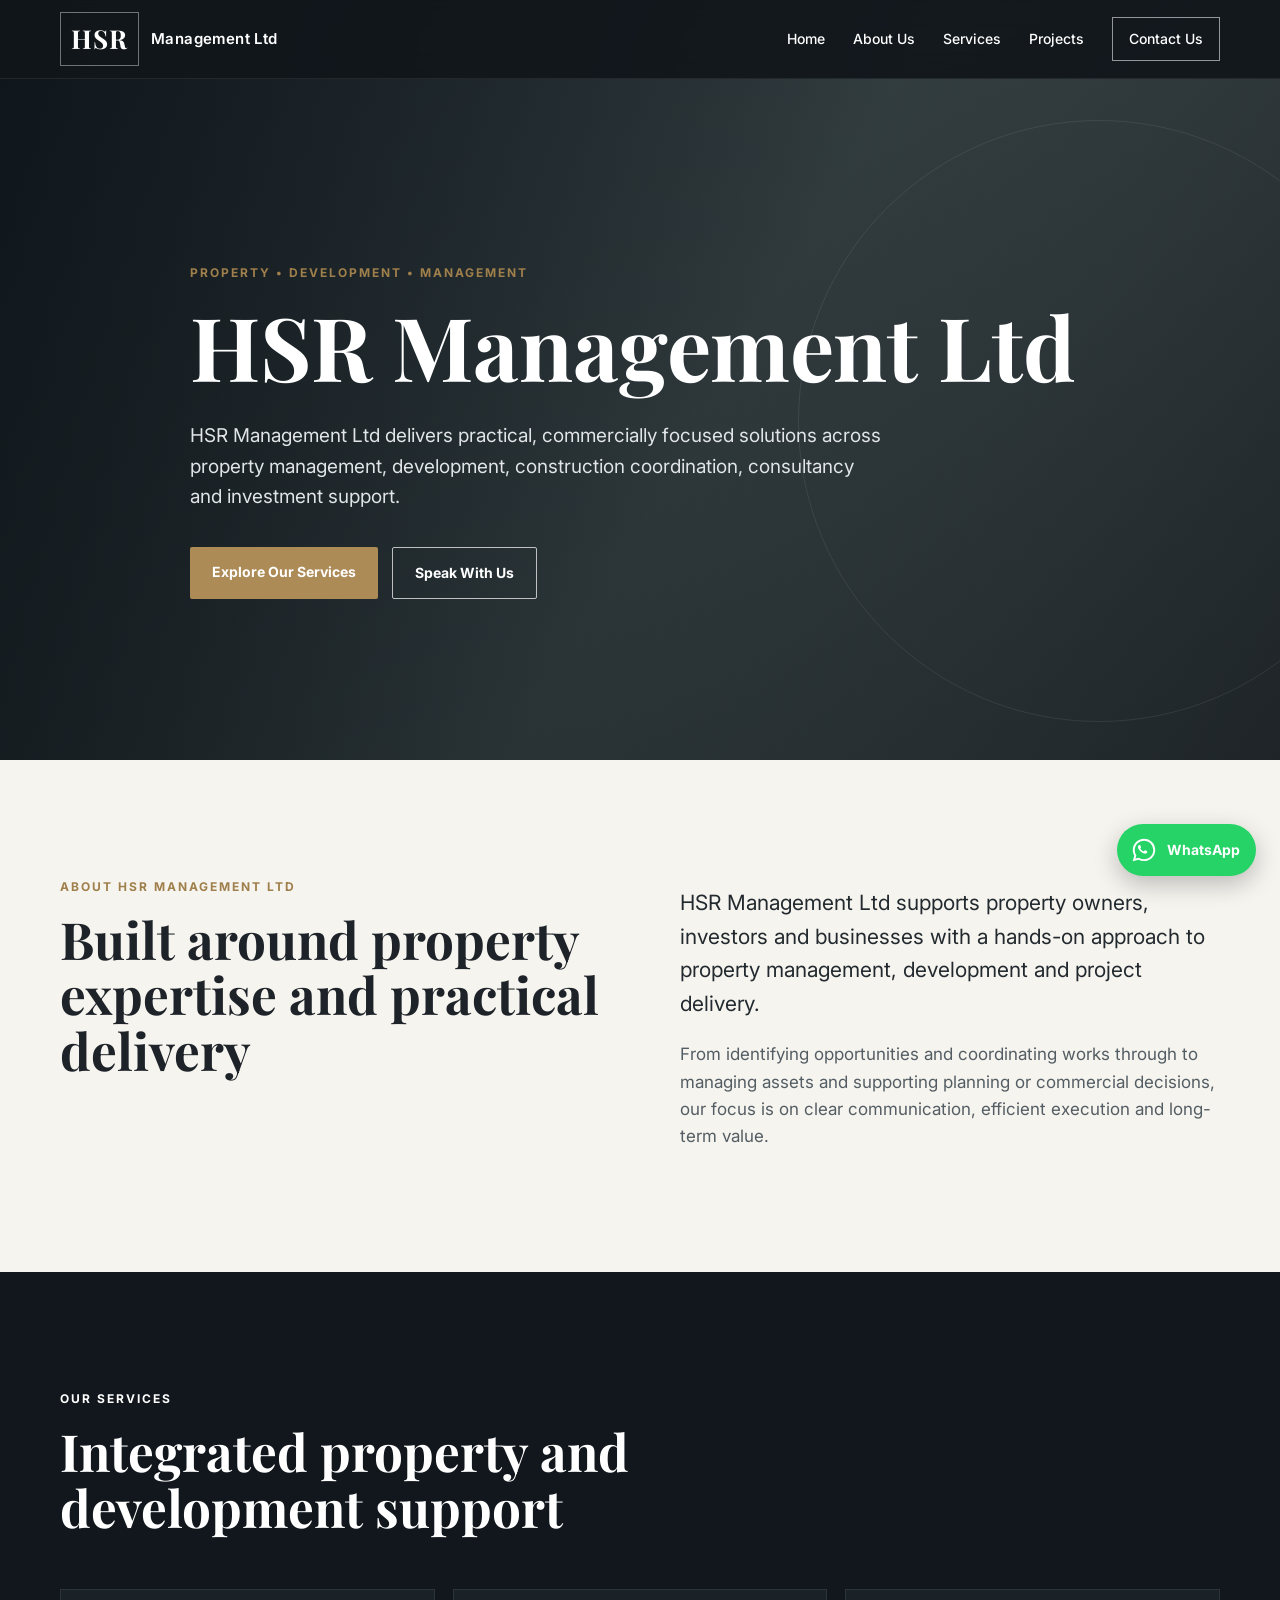
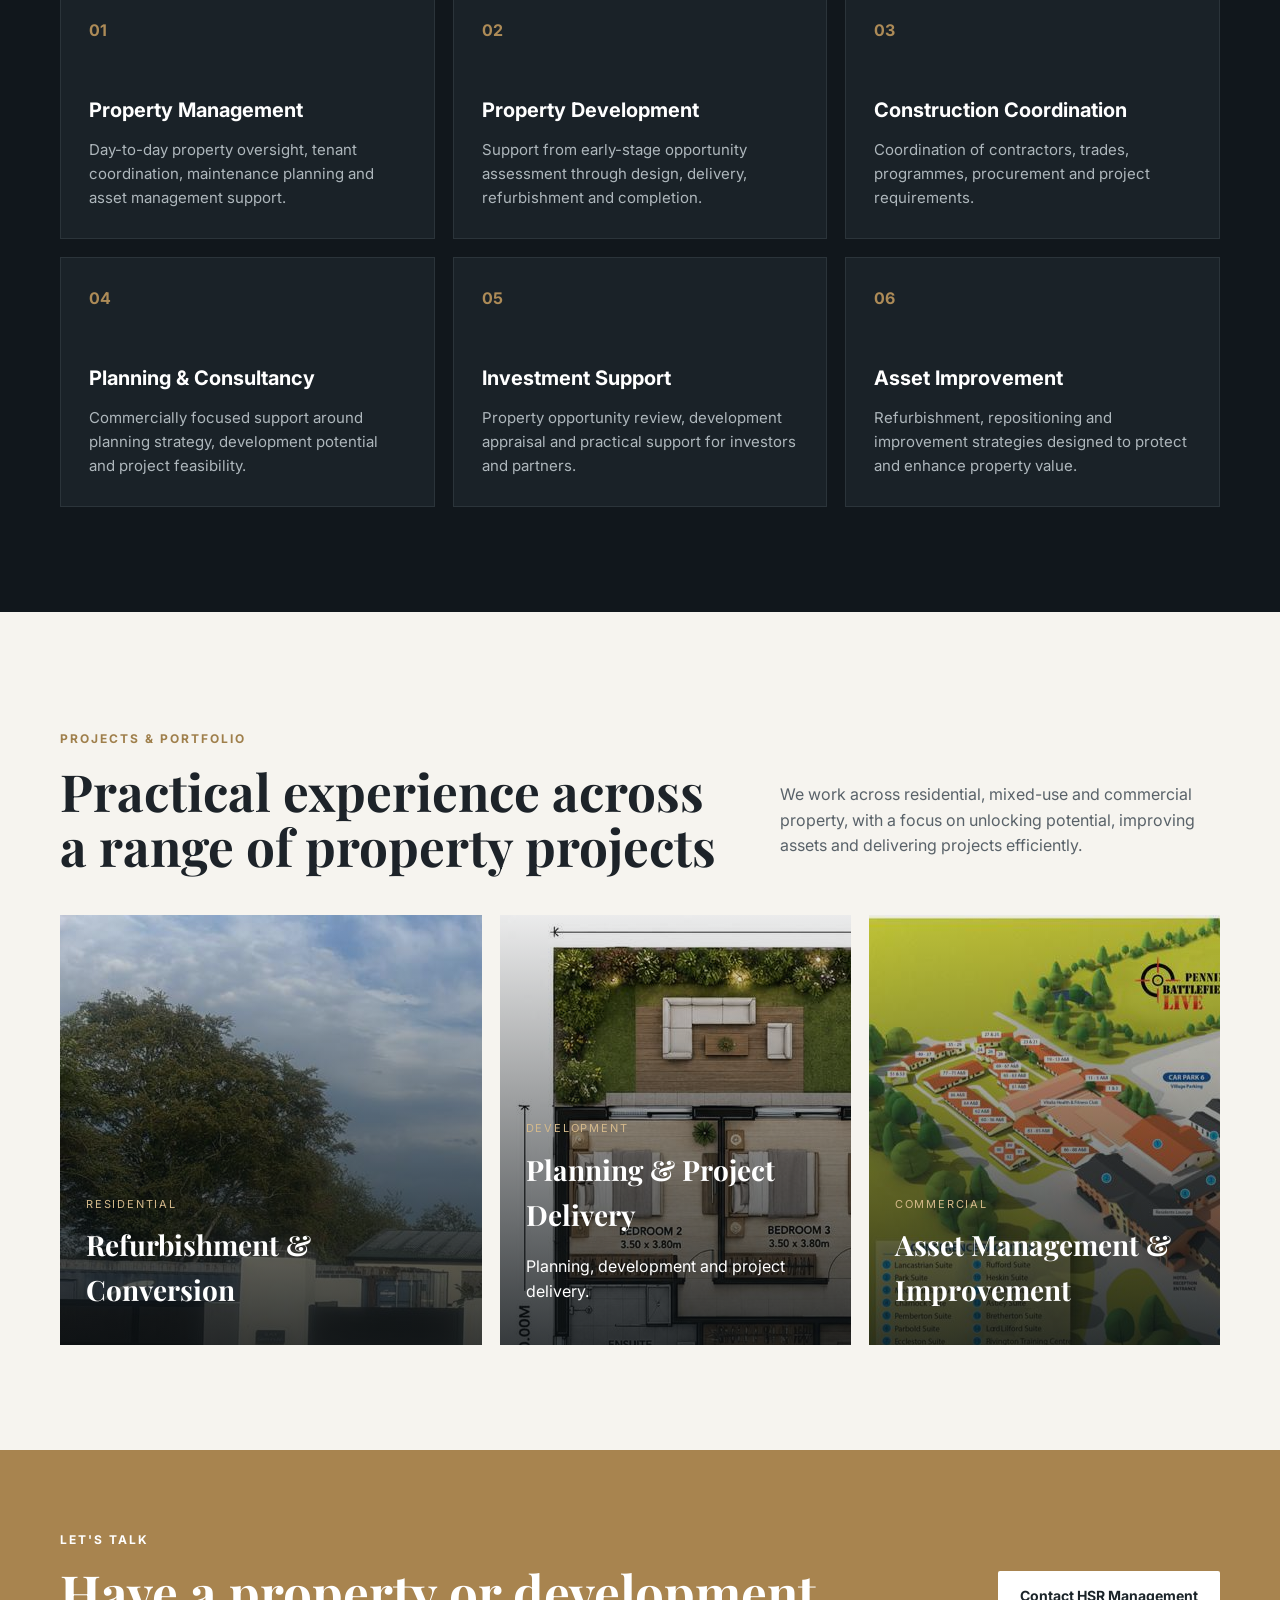
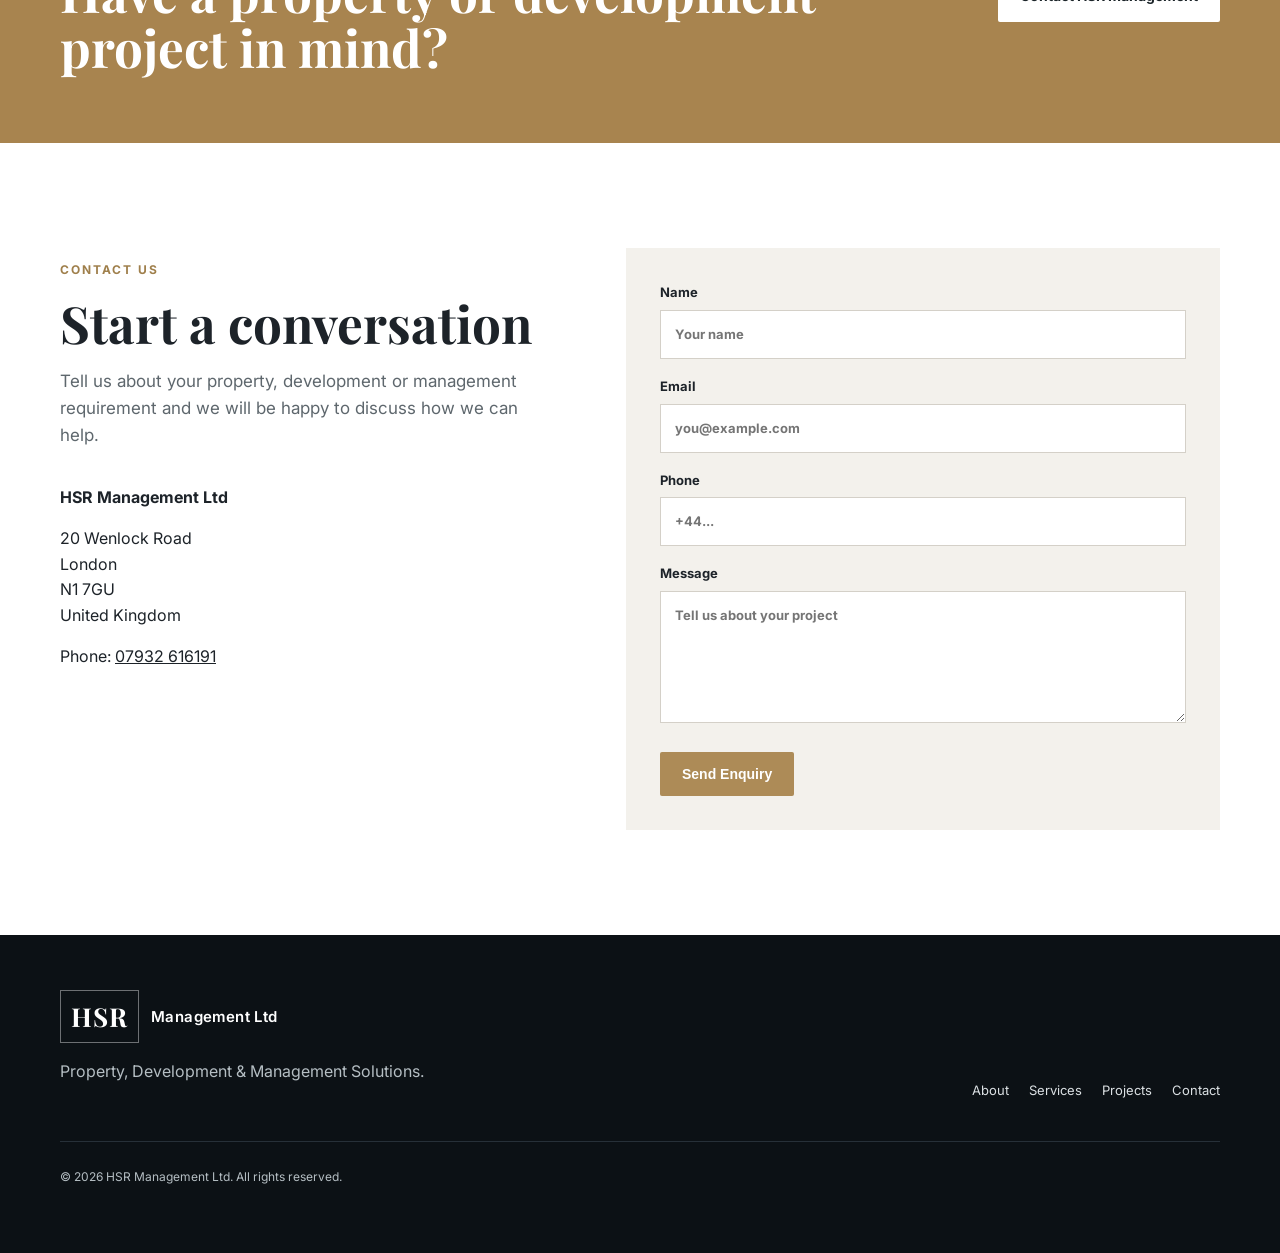
<file: index.html>
<!DOCTYPE html>
<html lang="en">
<head>
  <meta charset="UTF-8" />
  <meta name="viewport" content="width=device-width, initial-scale=1.0" />
  <title>HSR Management Ltd | Property, Development & Management Solutions</title>
  <meta name="description" content="HSR Management Ltd provides property management, development, construction coordination, consultancy and investment support across the UK." />
  <link rel="preconnect" href="https://fonts.googleapis.com">
  <link rel="preconnect" href="https://fonts.gstatic.com" crossorigin>
  <link href="https://fonts.googleapis.com/css2?family=Inter:wght@400;500;600;700&family=Playfair+Display:wght@600;700&display=swap" rel="stylesheet">
  <link rel="stylesheet" href="styles.css" />
</head>
<body>
  <header class="site-header">
    <div class="container nav-wrap">
      <a href="#home" class="brand">
        <span class="brand-mark">HSR</span>
        <span class="brand-text">Management Ltd</span>
      </a>
      <button class="menu-toggle" aria-label="Open menu">☰</button>
      <nav class="main-nav">
        <a href="#home">Home</a>
        <a href="#about">About Us</a>
        <a href="#services">Services</a>
        <a href="#projects">Projects</a>
        <a href="#contact" class="nav-cta">Contact Us</a>
      </nav>
    </div>
  </header>

  <main>
    <section id="home" class="hero">
      <div class="hero-overlay"></div>
      <div class="container hero-content">
        <p class="eyebrow">PROPERTY • DEVELOPMENT • MANAGEMENT</p>
        <h1>HSR Management Ltd</h1>
        <p class="hero-copy">
          HSR Management Ltd delivers practical, commercially focused solutions across property management,
          development, construction coordination, consultancy and investment support.
        </p>
        <div class="hero-actions">
          <a href="#services" class="btn btn-primary">Explore Our Services</a>
          <a href="#contact" class="btn btn-secondary">Speak With Us</a>
        </div>
      </div>
    </section>

    <section id="about" class="section section-light">
      <div class="container split">
        <div>
          <p class="section-kicker">ABOUT HSR MANAGEMENT LTD</p>
          <h2>Built around property expertise and practical delivery</h2>
        </div>
        <div class="about-copy">
          <p>
            HSR Management Ltd supports property owners, investors and businesses with a hands-on approach
            to property management, development and project delivery.
          </p>
          <p>
            From identifying opportunities and coordinating works through to managing assets and supporting
            planning or commercial decisions, our focus is on clear communication, efficient execution and
            long-term value.
          </p>
        </div>
      </div>
    </section>

    <section id="services" class="section section-dark">
      <div class="container">
        <p class="section-kicker light">OUR SERVICES</p>
        <h2 class="light">Integrated property and development support</h2>
        <div class="service-grid">
          <article class="card">
            <div class="icon">01</div>
            <h3>Property Management</h3>
            <p>Day-to-day property oversight, tenant coordination, maintenance planning and asset management support.</p>
          </article>
          <article class="card">
            <div class="icon">02</div>
            <h3>Property Development</h3>
            <p>Support from early-stage opportunity assessment through design, delivery, refurbishment and completion.</p>
          </article>
          <article class="card">
            <div class="icon">03</div>
            <h3>Construction Coordination</h3>
            <p>Coordination of contractors, trades, programmes, procurement and project requirements.</p>
          </article>
          <article class="card">
            <div class="icon">04</div>
            <h3>Planning &amp; Consultancy</h3>
            <p>Commercially focused support around planning strategy, development potential and project feasibility.</p>
          </article>
          <article class="card">
            <div class="icon">05</div>
            <h3>Investment Support</h3>
            <p>Property opportunity review, development appraisal and practical support for investors and partners.</p>
          </article>
          <article class="card">
            <div class="icon">06</div>
            <h3>Asset Improvement</h3>
            <p>Refurbishment, repositioning and improvement strategies designed to protect and enhance property value.</p>
          </article>
        </div>
      </div>
    </section>

    <section id="projects" class="section section-light">
      <div class="container">
        <div class="section-heading">
          <div>
            <p class="section-kicker">PROJECTS &amp; PORTFOLIO</p>
            <h2>Practical experience across a range of property projects</h2>
          </div>
          <p>
            We work across residential, mixed-use and commercial property, with a focus on unlocking potential,
            improving assets and delivering projects efficiently.
          </p>
        </div>
        <div class="project-grid">
          <a href="projects/refurbishment-conversion.html" class="project project-one" style="text-decoration:none; color:inherit;">
            <img src="images/1113.jpg" alt="Project - Refurbishment &amp; Conversion" class="project-image" />
            <div class="project-content">
              <span>Residential</span>
              <h3>Refurbishment &amp; Conversion</h3>
            </div>
          </a>
          <a href="projects/planning-project-delivery.html" class="project project-two" style="text-decoration:none; color:inherit;">
            <img src="images/1204.jpg" alt="Project - Planning &amp; Project Delivery" class="project-image" />
            <img src="images/1211.jpg" alt="Project - Planning &amp; Project Delivery" class="project-image" />
            <img src="images/1220.jpg" alt="Project - Planning &amp; Project Delivery" class="project-image" />
            <img src="images/1224.jpg" alt="Project - Planning &amp; Project Delivery" class="project-image" />
            <img src="images/1250.jpg" alt="Project - Planning &amp; Project Delivery" class="project-image" />
            <div class="project-content">
              <span>Development</span>
              <h3>Planning &amp; Project Delivery</h3>
              <p>Planning, development and project delivery.</p>
            </div>
          </a>
          <a href="projects/asset-management-improvement.html" class="project project-three" style="text-decoration:none; color:inherit;">
            <img src="images/1200.jpg" alt="Project - Asset Management &amp; Improvement" class="project-image" />
            <img src="images/1260.jpg" alt="Project - Asset Management &amp; Improvement" class="project-image" />
            <div class="project-content">
              <span>Commercial</span>
              <h3>Asset Management &amp; Improvement</h3>
            </div>
          </a>
        </div>
      </div>
    </section>

    <section class="cta-strip">
      <div class="container cta-wrap">
        <div>
          <p class="section-kicker light">LET'S TALK</p>
          <h2 class="light">Have a property or development project in mind?</h2>
        </div>
        <a href="#contact" class="btn btn-white">Contact HSR Management</a>
      </div>
    </section>

    <section id="contact" class="section section-contact">
      <div class="container contact-grid">
        <div>
          <p class="section-kicker">CONTACT US</p>
          <h2>Start a conversation</h2>
          <p class="contact-intro">
            Tell us about your property, development or management requirement and we will be happy to discuss how we can help.
          </p>
          <div class="contact-details">
            <p><strong>HSR Management Ltd</strong></p>
            <p>20 Wenlock Road<br>London<br>N1 7GU<br>United Kingdom</p>
            <p>Phone: <a href="tel:+447932616191">07932 616191</a></p>
          </div>
        </div>
        <form class="contact-form" onsubmit="event.preventDefault(); alert('Thank you. Connect this form to your preferred email service when the domain is live.');">
          <label>
            Name
            <input type="text" name="name" placeholder="Your name" required />
          </label>
          <label>
            Email
            <input type="email" name="email" placeholder="you@example.com" required />
          </label>
          <label>
            Phone
            <input type="tel" name="phone" placeholder="+44..." />
          </label>
          <label>
            Message
            <textarea name="message" rows="5" placeholder="Tell us about your project"></textarea>
          </label>
          <button type="submit" class="btn btn-primary">Send Enquiry</button>
        </form>
      </div>
    </section>
  </main>

  <footer>
    <div class="container footer-wrap">
      <div>
        <div class="brand footer-brand">
          <span class="brand-mark">HSR</span>
          <span class="brand-text">Management Ltd</span>
        </div>
        <p>Property, Development &amp; Management Solutions.</p>
      </div>
      <div class="footer-links">
        <a href="#about">About</a>
        <a href="#services">Services</a>
        <a href="#projects">Projects</a>
        <a href="#contact">Contact</a>
      </div>
      <p class="copyright">© 2026 HSR Management Ltd. All rights reserved.</p>
    </div>
  </footer>

  <a class="whatsapp-float" href="https://wa.me/447704501328?text=Hi%2C%20I%27m%20contacting%20HSR%20Management%20through%20your%20website." target="_blank" rel="noopener noreferrer" aria-label="Chat with HSR Management on WhatsApp">
    <svg viewBox="0 0 32 32" aria-hidden="true" focusable="false">
      <path d="M19.11 17.21c-.26-.13-1.52-.75-1.75-.84-.24-.09-.41-.13-.58.13-.17.26-.67.84-.82 1.01-.15.17-.3.19-.56.06-.26-.13-1.08-.4-2.06-1.27-.76-.68-1.28-1.52-1.43-1.78-.15-.26-.02-.4.11-.53.12-.12.26-.3.39-.45.13-.15.17-.26.26-.43.09-.17.04-.32-.02-.45-.06-.13-.58-1.4-.8-1.92-.21-.5-.43-.43-.58-.44h-.5c-.17 0-.45.06-.69.32-.24.26-.91.89-.91 2.18s.93 2.53 1.06 2.7c.13.17 1.84 2.81 4.46 3.94.62.27 1.11.43 1.49.55.63.2 1.2.17 1.65.1.5-.07 1.52-.62 1.74-1.22.22-.6.22-1.11.15-1.22-.06-.11-.24-.17-.5-.30z"/>
      <path d="M16.02 3.2c-7.08 0-12.82 5.72-12.82 12.78 0 2.25.59 4.44 1.7 6.37L3.1 28.8l6.62-1.74a12.83 12.83 0 0 0 6.29 1.6h.01c7.08 0 12.82-5.72 12.82-12.78S23.1 3.2 16.02 3.2zm0 23.3h-.01a10.64 10.64 0 0 1-5.43-1.49l-.39-.23-3.93 1.03 1.05-3.82-.25-.39a10.57 10.57 0 0 1-1.64-5.66c0-5.84 4.77-10.59 10.63-10.59 2.84 0 5.5 1.1 7.5 3.1a10.5 10.5 0 0 1 3.12 7.49c0 5.84-4.77 10.59-10.65 10.59z"/>
    </svg>
    <span>WhatsApp</span>
  </a>

  <script>
    const toggle = document.querySelector('.menu-toggle');
    const nav = document.querySelector('.main-nav');
    toggle.addEventListener('click', () => nav.classList.toggle('open'));
    document.querySelectorAll('.main-nav a').forEach(a => a.addEventListener('click', () => nav.classList.remove('open')));
  </script>
</body>
</html>
</file>
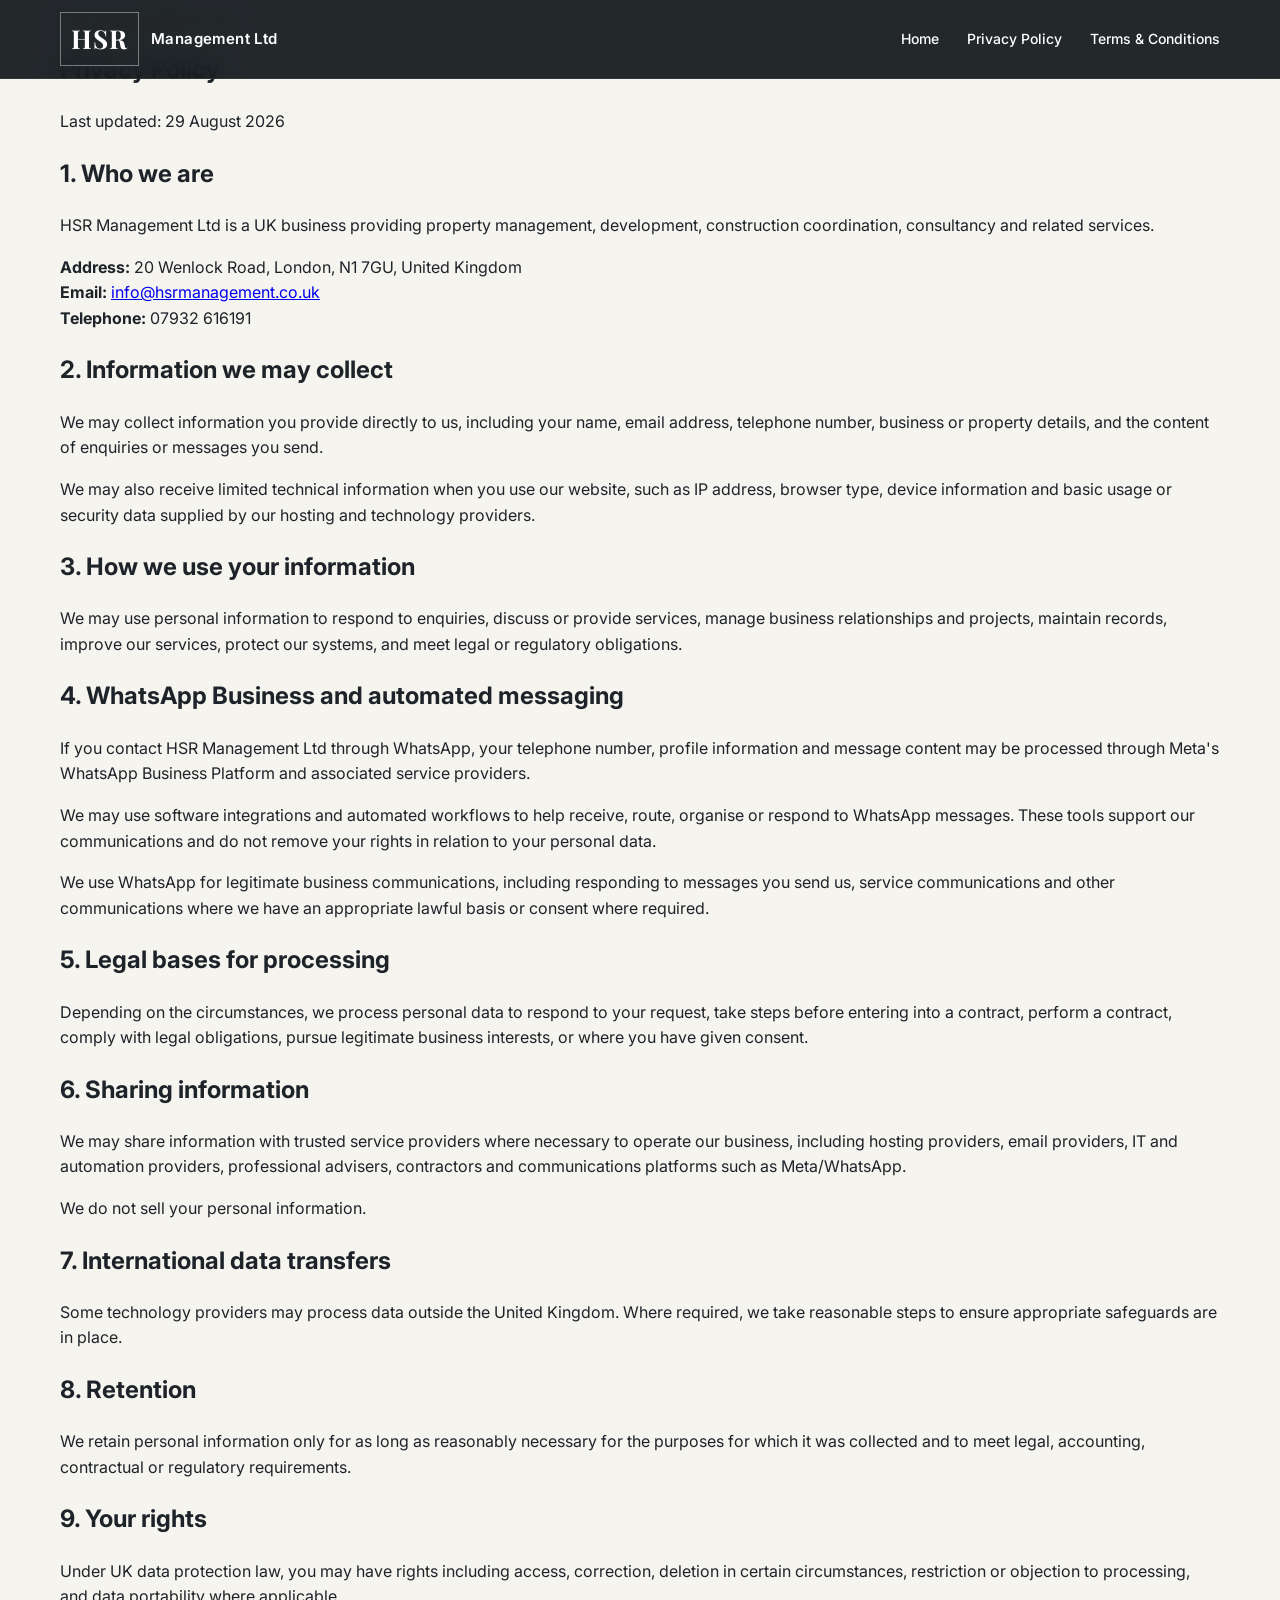
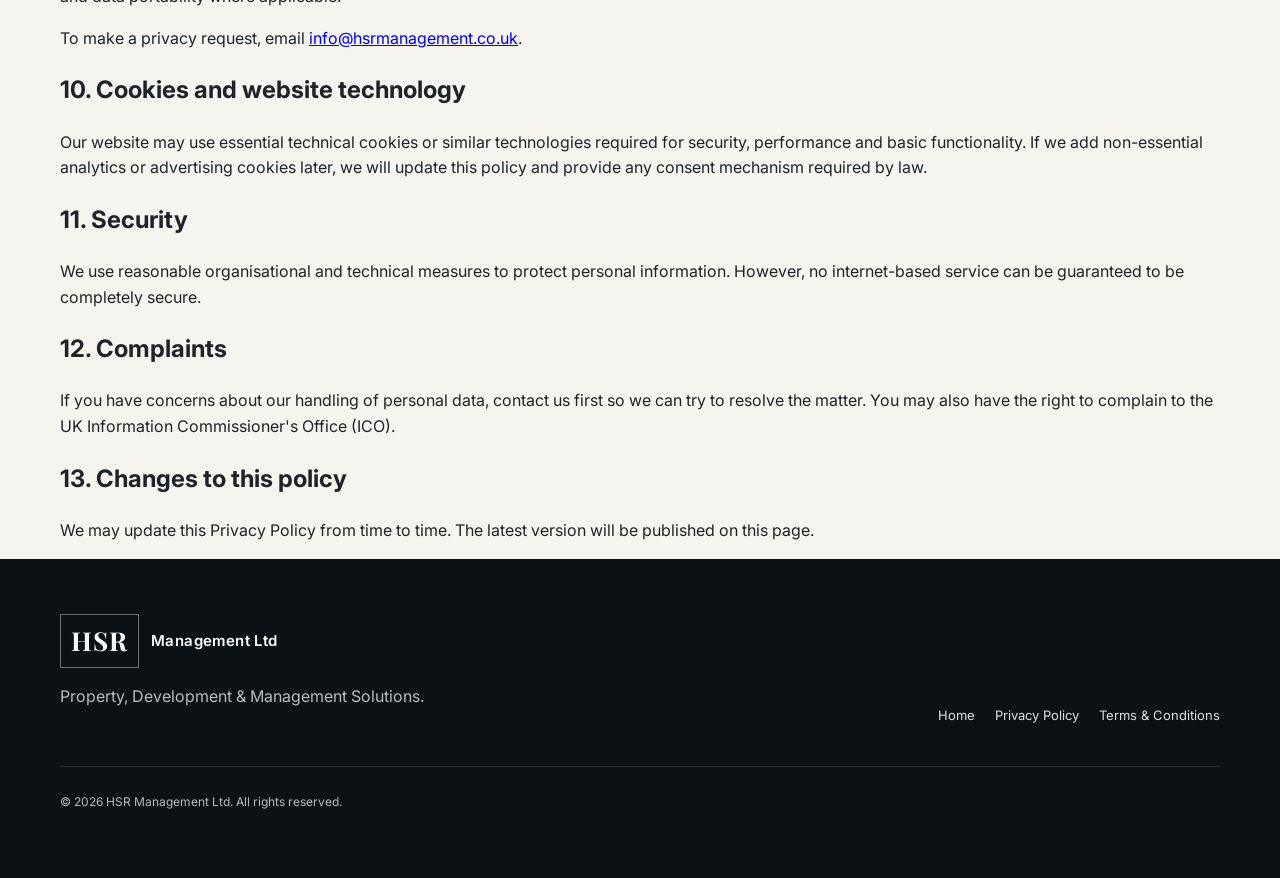
<file: privacy-policy.html>
<!DOCTYPE html>
<html lang="en">
<head>
  <meta charset="UTF-8">
  <meta name="viewport" content="width=device-width, initial-scale=1.0">
  <title>Privacy Policy | HSR Management Ltd</title>
  <meta name="description" content="Privacy Policy for HSR Management Ltd, including website and WhatsApp Business communications.">
  <link rel="preconnect" href="https://fonts.googleapis.com">
  <link rel="preconnect" href="https://fonts.gstatic.com" crossorigin>
  <link href="https://fonts.googleapis.com/css2?family=Inter:wght@400;500;600;700&family=Playfair+Display:wght@600;700&display=swap" rel="stylesheet">
  <link rel="stylesheet" href="styles.css">
</head>
<body>
<header class="site-header">
  <div class="container nav-wrap">
    <a href="index.html" class="brand">
      <span class="brand-mark">HSR</span><span class="brand-text">Management Ltd</span>
    </a>
    <nav class="main-nav legal-nav">
      <a href="index.html">Home</a>
      <a href="privacy-policy.html">Privacy Policy</a>
      <a href="terms.html">Terms &amp; Conditions</a>
    </nav>
  </div>
</header>
<main class="legal-main">
  <section class="legal-hero">
    <div class="container">
      <p class="section-kicker">HSR MANAGEMENT LTD</p>
      <h1>Privacy Policy</h1>
      <p>Last updated: 29 August 2026</p>
    </div>
  </section>
  <section class="legal-content">
    <div class="container legal-container">
      
<h2>1. Who we are</h2>
<p>HSR Management Ltd is a UK business providing property management, development, construction coordination, consultancy and related services.</p>
<p><strong>Address:</strong> 20 Wenlock Road, London, N1 7GU, United Kingdom<br>
<strong>Email:</strong> <a href="mailto:info@hsrmanagement.co.uk">info@hsrmanagement.co.uk</a><br>
<strong>Telephone:</strong> 07932 616191</p>

<h2>2. Information we may collect</h2>
<p>We may collect information you provide directly to us, including your name, email address, telephone number, business or property details, and the content of enquiries or messages you send.</p>
<p>We may also receive limited technical information when you use our website, such as IP address, browser type, device information and basic usage or security data supplied by our hosting and technology providers.</p>

<h2>3. How we use your information</h2>
<p>We may use personal information to respond to enquiries, discuss or provide services, manage business relationships and projects, maintain records, improve our services, protect our systems, and meet legal or regulatory obligations.</p>

<h2>4. WhatsApp Business and automated messaging</h2>
<p>If you contact HSR Management Ltd through WhatsApp, your telephone number, profile information and message content may be processed through Meta's WhatsApp Business Platform and associated service providers.</p>
<p>We may use software integrations and automated workflows to help receive, route, organise or respond to WhatsApp messages. These tools support our communications and do not remove your rights in relation to your personal data.</p>
<p>We use WhatsApp for legitimate business communications, including responding to messages you send us, service communications and other communications where we have an appropriate lawful basis or consent where required.</p>

<h2>5. Legal bases for processing</h2>
<p>Depending on the circumstances, we process personal data to respond to your request, take steps before entering into a contract, perform a contract, comply with legal obligations, pursue legitimate business interests, or where you have given consent.</p>

<h2>6. Sharing information</h2>
<p>We may share information with trusted service providers where necessary to operate our business, including hosting providers, email providers, IT and automation providers, professional advisers, contractors and communications platforms such as Meta/WhatsApp.</p>
<p>We do not sell your personal information.</p>

<h2>7. International data transfers</h2>
<p>Some technology providers may process data outside the United Kingdom. Where required, we take reasonable steps to ensure appropriate safeguards are in place.</p>

<h2>8. Retention</h2>
<p>We retain personal information only for as long as reasonably necessary for the purposes for which it was collected and to meet legal, accounting, contractual or regulatory requirements.</p>

<h2>9. Your rights</h2>
<p>Under UK data protection law, you may have rights including access, correction, deletion in certain circumstances, restriction or objection to processing, and data portability where applicable.</p>
<p>To make a privacy request, email <a href="mailto:info@hsrmanagement.co.uk">info@hsrmanagement.co.uk</a>.</p>

<h2>10. Cookies and website technology</h2>
<p>Our website may use essential technical cookies or similar technologies required for security, performance and basic functionality. If we add non-essential analytics or advertising cookies later, we will update this policy and provide any consent mechanism required by law.</p>

<h2>11. Security</h2>
<p>We use reasonable organisational and technical measures to protect personal information. However, no internet-based service can be guaranteed to be completely secure.</p>

<h2>12. Complaints</h2>
<p>If you have concerns about our handling of personal data, contact us first so we can try to resolve the matter. You may also have the right to complain to the UK Information Commissioner's Office (ICO).</p>

<h2>13. Changes to this policy</h2>
<p>We may update this Privacy Policy from time to time. The latest version will be published on this page.</p>

    </div>
  </section>
</main>
<footer>
  <div class="container footer-wrap">
    <div>
      <div class="brand footer-brand">
        <span class="brand-mark">HSR</span><span class="brand-text">Management Ltd</span>
      </div>
      <p>Property, Development &amp; Management Solutions.</p>
    </div>
    <div class="footer-links">
      <a href="index.html">Home</a>
      <a href="privacy-policy.html">Privacy Policy</a>
      <a href="terms.html">Terms &amp; Conditions</a>
    </div>
    <p class="copyright">© 2026 HSR Management Ltd. All rights reserved.</p>
  </div>
</footer>
</body>
</html>
</file>
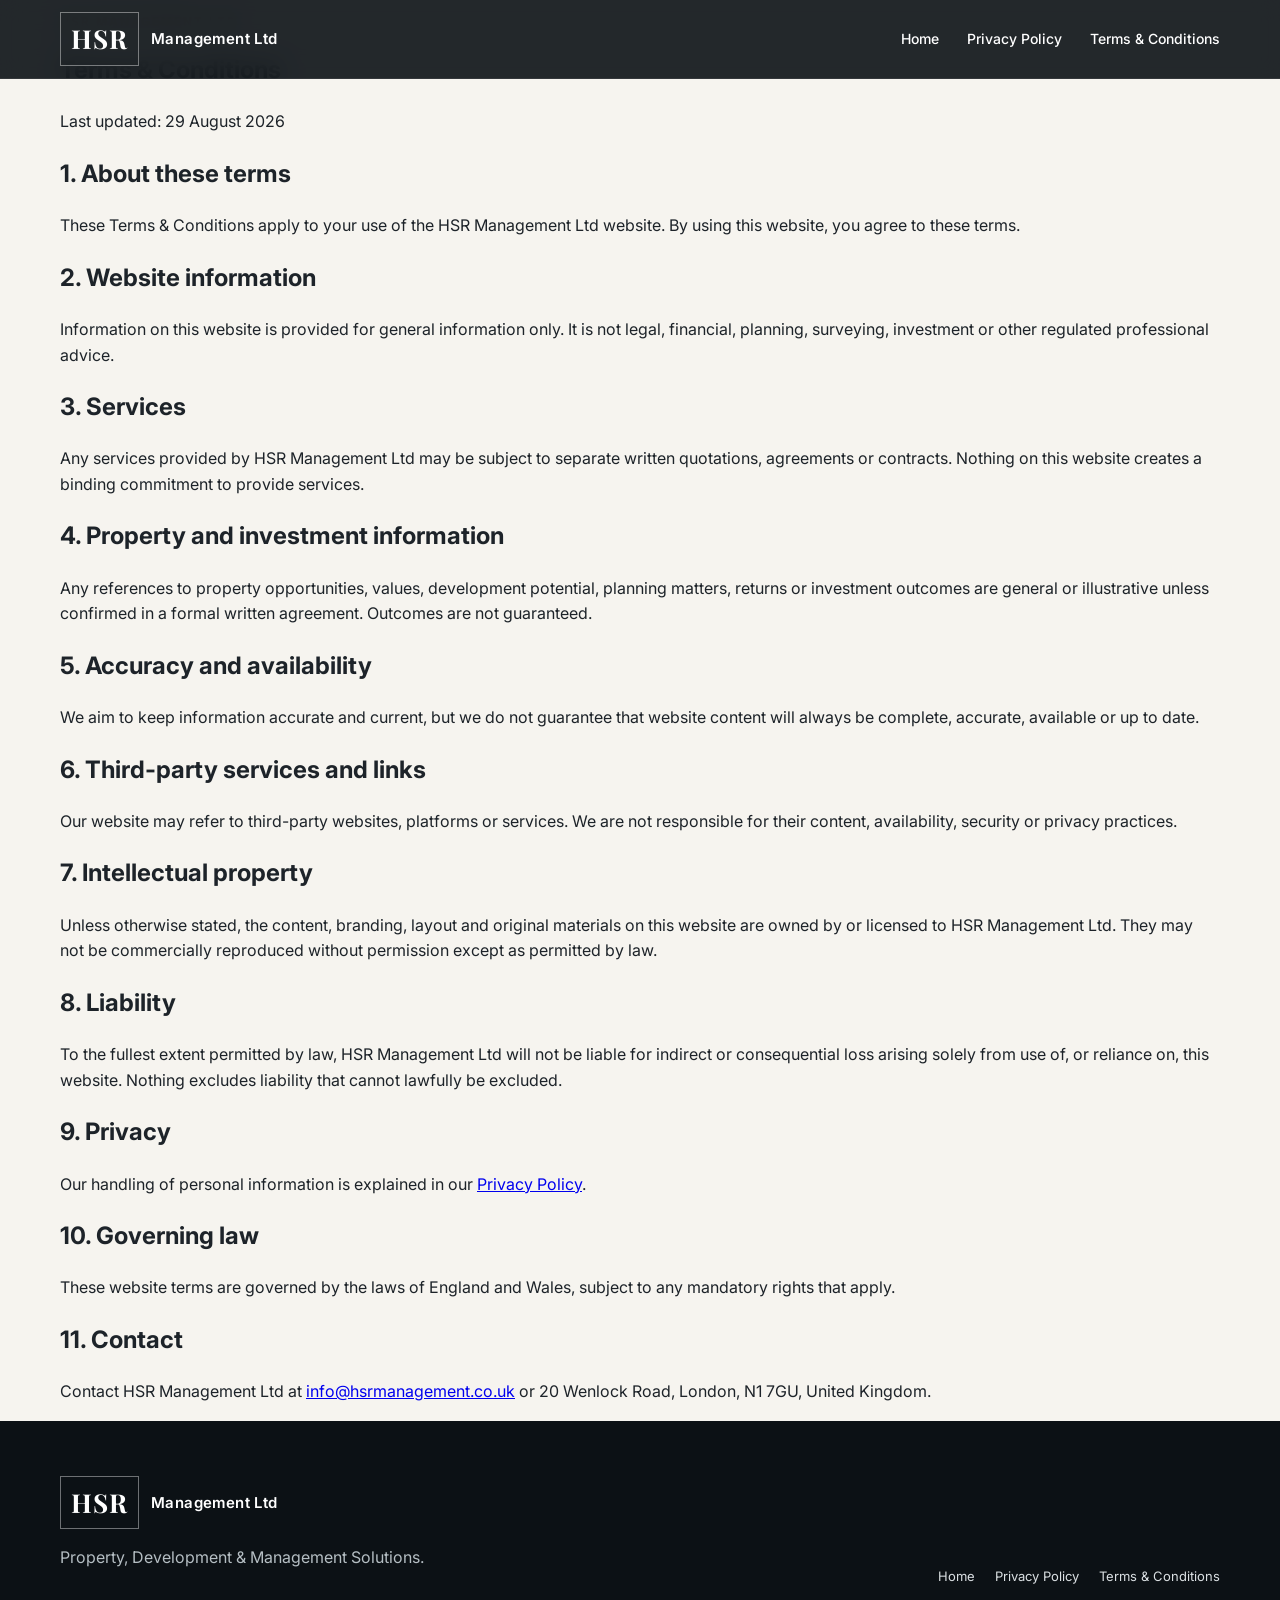
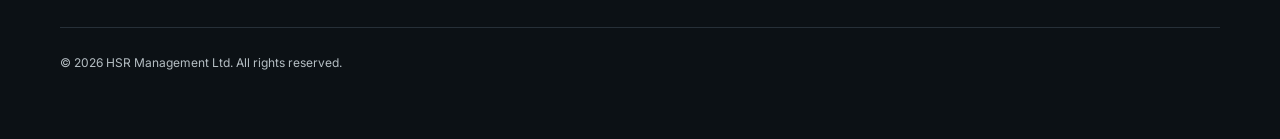
<file: terms.html>
<!DOCTYPE html>
<html lang="en">
<head>
  <meta charset="UTF-8">
  <meta name="viewport" content="width=device-width, initial-scale=1.0">
  <title>Terms & Conditions | HSR Management Ltd</title>
  <meta name="description" content="Website Terms & Conditions for HSR Management Ltd.">
  <link rel="preconnect" href="https://fonts.googleapis.com">
  <link rel="preconnect" href="https://fonts.gstatic.com" crossorigin>
  <link href="https://fonts.googleapis.com/css2?family=Inter:wght@400;500;600;700&family=Playfair+Display:wght@600;700&display=swap" rel="stylesheet">
  <link rel="stylesheet" href="styles.css">
</head>
<body>
<header class="site-header">
  <div class="container nav-wrap">
    <a href="index.html" class="brand">
      <span class="brand-mark">HSR</span><span class="brand-text">Management Ltd</span>
    </a>
    <nav class="main-nav legal-nav">
      <a href="index.html">Home</a>
      <a href="privacy-policy.html">Privacy Policy</a>
      <a href="terms.html">Terms &amp; Conditions</a>
    </nav>
  </div>
</header>
<main class="legal-main">
  <section class="legal-hero">
    <div class="container">
      <p class="section-kicker">HSR MANAGEMENT LTD</p>
      <h1>Terms & Conditions</h1>
      <p>Last updated: 29 August 2026</p>
    </div>
  </section>
  <section class="legal-content">
    <div class="container legal-container">
      
<h2>1. About these terms</h2>
<p>These Terms &amp; Conditions apply to your use of the HSR Management Ltd website. By using this website, you agree to these terms.</p>

<h2>2. Website information</h2>
<p>Information on this website is provided for general information only. It is not legal, financial, planning, surveying, investment or other regulated professional advice.</p>

<h2>3. Services</h2>
<p>Any services provided by HSR Management Ltd may be subject to separate written quotations, agreements or contracts. Nothing on this website creates a binding commitment to provide services.</p>

<h2>4. Property and investment information</h2>
<p>Any references to property opportunities, values, development potential, planning matters, returns or investment outcomes are general or illustrative unless confirmed in a formal written agreement. Outcomes are not guaranteed.</p>

<h2>5. Accuracy and availability</h2>
<p>We aim to keep information accurate and current, but we do not guarantee that website content will always be complete, accurate, available or up to date.</p>

<h2>6. Third-party services and links</h2>
<p>Our website may refer to third-party websites, platforms or services. We are not responsible for their content, availability, security or privacy practices.</p>

<h2>7. Intellectual property</h2>
<p>Unless otherwise stated, the content, branding, layout and original materials on this website are owned by or licensed to HSR Management Ltd. They may not be commercially reproduced without permission except as permitted by law.</p>

<h2>8. Liability</h2>
<p>To the fullest extent permitted by law, HSR Management Ltd will not be liable for indirect or consequential loss arising solely from use of, or reliance on, this website. Nothing excludes liability that cannot lawfully be excluded.</p>

<h2>9. Privacy</h2>
<p>Our handling of personal information is explained in our <a href="privacy-policy.html">Privacy Policy</a>.</p>

<h2>10. Governing law</h2>
<p>These website terms are governed by the laws of England and Wales, subject to any mandatory rights that apply.</p>

<h2>11. Contact</h2>
<p>Contact HSR Management Ltd at <a href="mailto:info@hsrmanagement.co.uk">info@hsrmanagement.co.uk</a> or 20 Wenlock Road, London, N1 7GU, United Kingdom.</p>

    </div>
  </section>
</main>
<footer>
  <div class="container footer-wrap">
    <div>
      <div class="brand footer-brand">
        <span class="brand-mark">HSR</span><span class="brand-text">Management Ltd</span>
      </div>
      <p>Property, Development &amp; Management Solutions.</p>
    </div>
    <div class="footer-links">
      <a href="index.html">Home</a>
      <a href="privacy-policy.html">Privacy Policy</a>
      <a href="terms.html">Terms &amp; Conditions</a>
    </div>
    <p class="copyright">© 2026 HSR Management Ltd. All rights reserved.</p>
  </div>
</footer>
</body>
</html>
</file>
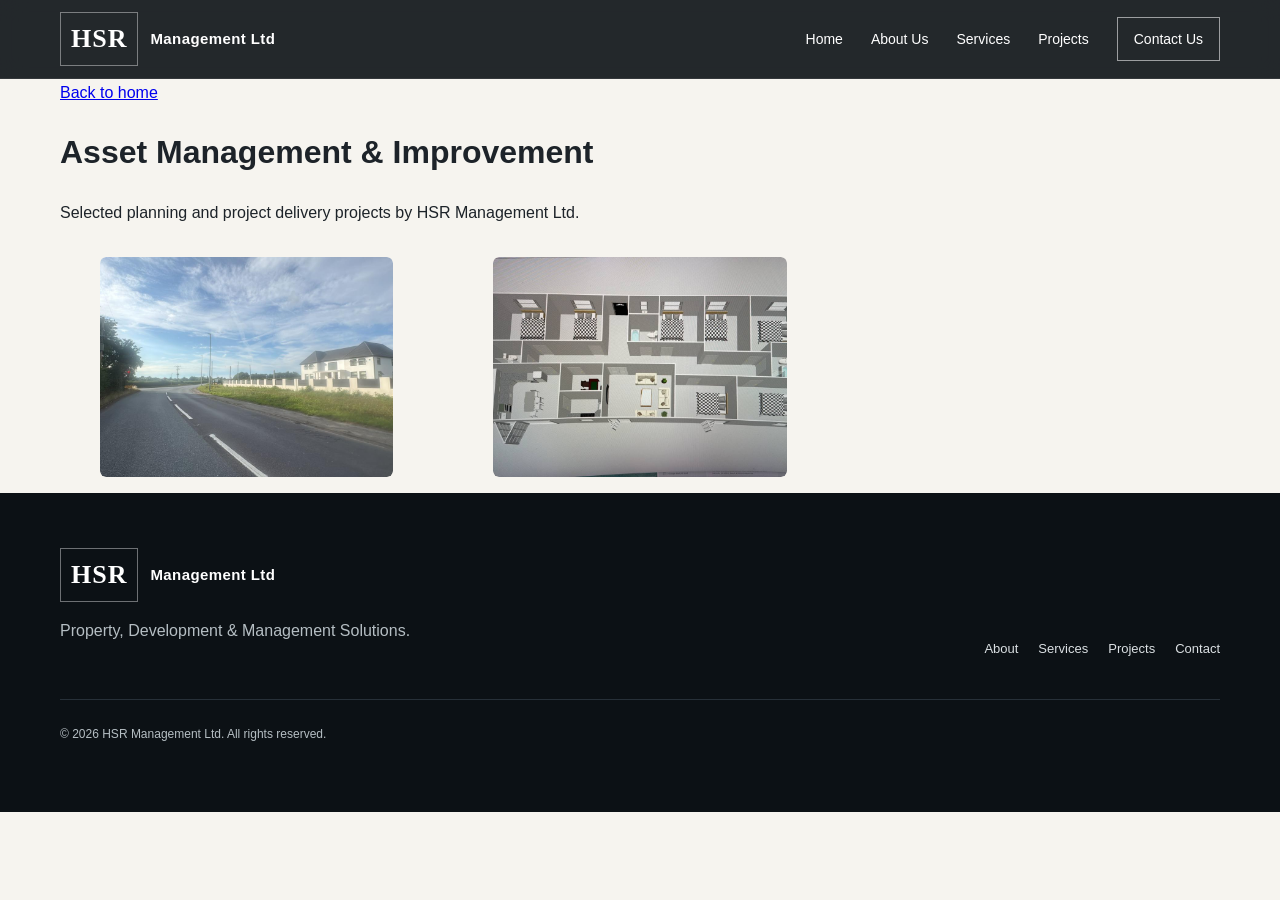
<file: projects/asset-management-improvement.html>
<!doctype html>
<html lang="en">
<head>
  <meta charset="utf-8">
  <meta name="viewport" content="width=device-width,initial-scale=1">
  <title>Asset Management &amp; Improvement - HSR Management Ltd</title>
  <link rel="stylesheet" href="../styles.css">
</head>
<body>
  <header class="site-header">
    <div class="container nav-wrap">
      <a href="../index.html#home" class="brand">
        <span class="brand-mark">HSR</span>
        <span class="brand-text">Management Ltd</span>
      </a>
      <button class="menu-toggle" aria-label="Open menu">☰</button>
      <nav class="main-nav">
        <a href="../index.html#home">Home</a>
        <a href="../index.html#about">About Us</a>
        <a href="../index.html#services">Services</a>
        <a href="../index.html#projects">Projects</a>
        <a href="../index.html#contact" class="nav-cta">Contact Us</a>
      </nav>
    </div>
  </header>

  <main style="padding-top: 80px;">
    <div class="container">
      <a href="../index.html">Back to home</a>
      <h1>Asset Management &amp; Improvement</h1>
      <p>Selected planning and project delivery projects by HSR Management Ltd.</p>

      <div class="gallery-grid">
        <figure class="gallery-item">
          <img src="../images/1264.jpg" alt="Asset Management & Improvement project photo">
        </figure>
        <figure class="gallery-item">
          <img src="../images/1296.jpg" alt="Asset Management & Improvement project photo">
        </figure>
      </div>
    </div>
  </main>

  <footer>
    <div class="container footer-wrap">
      <div>
        <div class="brand footer-brand">
          <span class="brand-mark">HSR</span>
          <span class="brand-text">Management Ltd</span>
        </div>
        <p>Property, Development &amp; Management Solutions.</p>
      </div>
      <div class="footer-links">
        <a href="../index.html#about">About</a>
        <a href="../index.html#services">Services</a>
        <a href="../index.html#projects">Projects</a>
        <a href="../index.html#contact">Contact</a>
      </div>
      <p class="copyright">© 2026 HSR Management Ltd. All rights reserved.</p>
    </div>
  </footer>
</body>
</html>
</file>
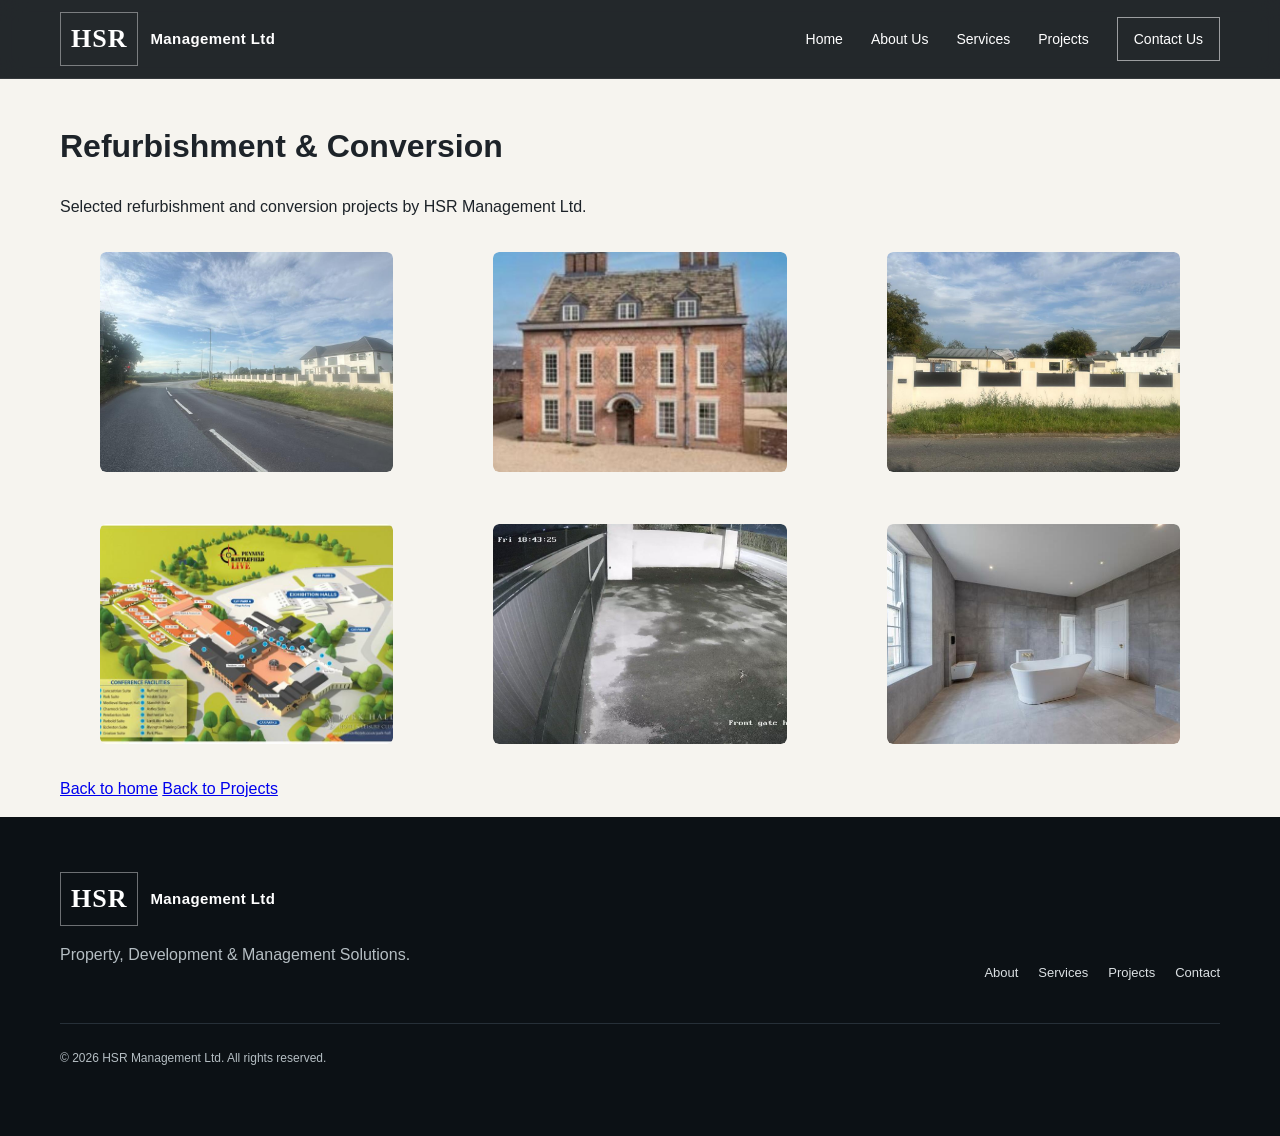
<file: projects/refurbishment-conversion.html>
<!doctype html>
<html lang="en">
<head>
  <meta charset="utf-8">
  <meta name="viewport" content="width=device-width,initial-scale=1">
  <title>Refurbishment &amp; Conversion — HSR Management</title>
  <link rel="stylesheet" href="../styles.css">
</head>
<body>
  <header class="site-header">
    <div class="container nav-wrap">
      <a href="../index.html#home" class="brand">
        <span class="brand-mark">HSR</span>
        <span class="brand-text">Management Ltd</span>
      </a>
      <button class="menu-toggle" aria-label="Open menu">☰</button>
      <nav class="main-nav">
        <a href="../index.html#home">Home</a>
        <a href="../index.html#about">About Us</a>
        <a href="../index.html#services">Services</a>
        <a href="../index.html#projects">Projects</a>
        <a href="../index.html#contact" class="nav-cta">Contact Us</a>
      </nav>
    </div>
  </header>

  <main class="container" style="padding-top:100px;">
    <h1>Refurbishment &amp; Conversion</h1>
    <p class="intro">Selected refurbishment and conversion projects by HSR Management Ltd.</p>

    <section class="project-gallery" aria-label="Refurbishment & Conversion project photos">
      <div class="gallery-grid">
        <figure class="gallery-item">
          <img src="../images/1160.jpg" alt="Refurbishment & Conversion project photo">
        </figure>
        <figure class="gallery-item">
          <img src="../images/1164.jpg" alt="Refurbishment & Conversion project photo">
        </figure>
        <figure class="gallery-item">
          <img src="../images/1168.jpg" alt="Refurbishment & Conversion project photo">
        </figure>
        <figure class="gallery-item">
          <img src="../images/1216.jpg" alt="Refurbishment & Conversion project photo">
        </figure>
        <figure class="gallery-item">
          <img src="../images/1228.jpg" alt="Refurbishment & Conversion project photo">
        </figure>
        <figure class="gallery-item">
          <img src="../images/1254.jpg" alt="Refurbishment & Conversion project photo">
        </figure>
      </div>

      <p><a href="../index.html" class="back-link">Back to home</a> <a href="../index.html#projects" class="back-link">Back to Projects</a></p>
    </section>
  </main>

  <footer>
    <div class="container footer-wrap">
      <div>
        <div class="brand footer-brand">
          <span class="brand-mark">HSR</span>
          <span class="brand-text">Management Ltd</span>
        </div>
        <p>Property, Development &amp; Management Solutions.</p>
      </div>
      <div class="footer-links">
        <a href="../index.html#about">About</a>
        <a href="../index.html#services">Services</a>
        <a href="../index.html#projects">Projects</a>
        <a href="../index.html#contact">Contact</a>
      </div>
      <p class="copyright">© 2026 HSR Management Ltd. All rights reserved.</p>
    </div>
  </footer>
</body>
</html>
</file>
<file: styles.css>
*{box-sizing:border-box}html{scroll-behavior:smooth}body{margin:0;font-family:Inter,Arial,sans-serif;color:#1d2329;background:#f6f4ef;line-height:1.6}.container{width:min(1160px,92%);margin:auto}.site-header{position:fixed;top:0;left:0;right:0;z-index:20;background:rgba(17,22,27,.92);backdrop-filter:blur(12px);border-bottom:1px solid rgba(255,255,255,.08)}.nav-wrap{height:78px;display:flex;align-items:center;justify-content:space-between}.brand{display:flex;align-items:center;gap:12px;text-decoration:none;color:#fff}.brand-mark{font-family:'Playfair Display',serif;font-size:26px;font-weight:700;letter-spacing:1px;border:1px solid rgba(255,255,255,.4);padding:5px 10px}.brand-text{font-size:15px;font-weight:600;letter-spacing:.4px}.main-nav{display:flex;gap:28px;align-items:center}.main-nav a{color:#fff;text-decoration:none;font-size:14px;font-weight:500}.nav-cta{border:1px solid rgba(255,255,255,.55);padding:10px 16px}.menu-toggle{display:none;background:none;border:0;color:#fff;font-size:26px}.hero{min-height:760px;display:flex;align-items:center;position:relative;background:linear-gradient(120deg,#1d2a32,#4d5b5d 55%,#252b2f);overflow:hidden}.hero:after{content:"";position:absolute;width:600px;height:600px;border:1px solid rgba(255,255,255,.08);border-radius:50%;right:-120px;top:120px}.hero-overlay{position:absolute;inset:0;background:linear-gradient(90deg,rgba(10,15,19,.72),rgba(10,15,19,.26))}.hero-content{position:relative;z-index:2;color:#fff;padding-top:90px;max-width:900px}.eyebrow,.section-kicker{font-size:12px;letter-spacing:2px;font-weight:700;color:#9f7f4b;margin-bottom:16px}.hero h1,.section h2,.cta-strip h2{font-family:'Playfair Display',serif;line-height:1.08;margin:0}.hero h1{font-size:clamp(52px,7vw,88px);max-width:900px}.hero-copy{font-size:19px;max-width:700px;color:#e1e5e7;margin:28px 0 34px}.hero-actions{display:flex;gap:14px;flex-wrap:wrap}.btn{display:inline-block;padding:14px 22px;text-decoration:none;font-weight:700;font-size:14px;border-radius:2px;border:0;cursor:pointer}.btn-primary{background:#ad8b57;color:#fff}.btn-secondary{border:1px solid rgba(255,255,255,.7);color:#fff;background:transparent}.btn-white{background:#fff;color:#1b2429}.section{padding:105px 0}.section-light{background:#f6f4ef}.section-dark{background:#11171c}.section h2,.cta-strip h2{font-size:clamp(36px,4vw,56px);max-width:760px}.light{color:#fff}.split{display:grid;grid-template-columns:1fr 1fr;gap:80px;align-items:start}.about-copy{font-size:17px;color:#535d63}.about-copy p:first-child{font-size:21px;color:#222a2f}.service-grid{display:grid;grid-template-columns:repeat(3,1fr);gap:18px;margin-top:54px}.card{background:#1a2228;border:1px solid #2b343a;padding:28px;min-height:250px}.card .icon{color:#ad8b57;font-weight:700;margin-bottom:50px}.card h3{color:#fff;margin:0 0 12px;font-size:20px}.card p{color:#aeb7bc;margin:0;font-size:15px}.section-heading{display:grid;grid-template-columns:1.2fr .8fr;gap:60px;align-items:end;margin-bottom:40px}.section-heading>p{color:#596269;font-size:16px}.project-grid{display:grid;grid-template-columns:1.2fr 1fr 1fr;gap:18px}.project{height:430px;position:relative;overflow:hidden;background-size:cover;background-position:center}.project:before{content:"";position:absolute;inset:0;background:linear-gradient(to top,rgba(10,15,18,.82),rgba(10,15,18,.08))}.project-one{background:linear-gradient(145deg,#6c787e,#2f3b42)}.project-two{background:linear-gradient(145deg,#9b8c78,#4a4844)}.project-three{background:linear-gradient(145deg,#53635d,#24302c)}.project-content{position:absolute;left:26px;right:26px;bottom:24px;color:#fff}.project-content span{font-size:11px;letter-spacing:1.8px;text-transform:uppercase;color:#d4b98b}.project-content h3{font-family:'Playfair Display',serif;font-size:28px;margin:8px 0}.cta-strip{background:#a8844f;padding:68px 0}.cta-wrap{display:flex;align-items:center;justify-content:space-between;gap:30px}.section-contact{background:#fff}.contact-grid{display:grid;grid-template-columns:.9fr 1.1fr;gap:80px}.contact-intro{font-size:17px;color:#5e676d;max-width:500px}.contact-details{margin-top:35px}.contact-details a{color:#1d2329}.contact-form{background:#f3f1ec;padding:34px}.contact-form label{display:block;font-size:13px;font-weight:700;margin-bottom:17px}.contact-form input,.contact-form textarea{width:100%;margin-top:7px;padding:13px 14px;border:1px solid #d4d0c8;background:#fff;font:inherit}.contact-form textarea{resize:vertical}.contact-form button{margin-top:6px}footer{background:#0c1115;color:#b5bec3;padding:55px 0}.footer-wrap{display:grid;grid-template-columns:1fr auto;gap:30px;align-items:end}.footer-brand{margin-bottom:12px}.footer-links{display:flex;gap:20px}.footer-links a{color:#dbe0e3;text-decoration:none;font-size:13px}.copyright{grid-column:1/-1;border-top:1px solid #273038;padding-top:25px;font-size:12px;margin-top:10px}
@media(max-width:800px){.main-nav{position:absolute;top:78px;left:0;right:0;background:#11171c;display:none;flex-direction:column;align-items:flex-start;padding:22px 4%}.main-nav.open{display:flex}.menu-toggle{display:block}.hero{min-height:680px}.split,.section-heading,.contact-grid{grid-template-columns:1fr;gap:32px}.service-grid{grid-template-columns:1fr}.project-grid{grid-template-columns:1fr}.project{height:330px}.cta-wrap{align-items:flex-start;flex-direction:column}.footer-wrap{grid-template-columns:1fr}.footer-links{flex-wrap:wrap}.section{padding:78px 0}}

/* Floating WhatsApp contact button */
.whatsapp-float{position:fixed;right:24px;bottom:24px;z-index:100;display:flex;align-items:center;gap:9px;background:#25D366;color:#fff;text-decoration:none;font-weight:700;font-size:14px;padding:12px 16px 12px 13px;border-radius:999px;box-shadow:0 8px 24px rgba(0,0,0,.24);transition:transform .18s ease,box-shadow .18s ease,background .18s ease}
.whatsapp-float:hover{transform:translateY(-2px);box-shadow:0 12px 28px rgba(0,0,0,.28);background:#20bd5a}
.whatsapp-float:focus-visible{outline:3px solid #fff;outline-offset:3px}
.whatsapp-float svg{width:28px;height:28px;fill:currentColor;flex:0 0 auto}
@media(max-width:600px){.whatsapp-float{right:16px;bottom:16px;padding:12px;border-radius:50%;width:56px;height:56px;justify-content:center}.whatsapp-float span{display:none}.whatsapp-float svg{width:31px;height:31px}}

/* Consolidated gallery styles */
:root{--gallery-columns:repeat(3,1fr)}
@media (max-width:900px){:root{--gallery-columns:repeat(2,1fr)}}
@media (max-width:600px){:root{--gallery-columns:repeat(1,1fr)}}
.gallery-grid{display:grid;grid-template-columns:var(--gallery-columns);gap:20px;width:100%}
.gallery-item{aspect-ratio:4 / 3;overflow:hidden;border-radius:6px;position:relative;display:block}
.gallery-item img{width:100%;height:100%;object-fit:cover;display:block;border-radius:inherit}
</file>
